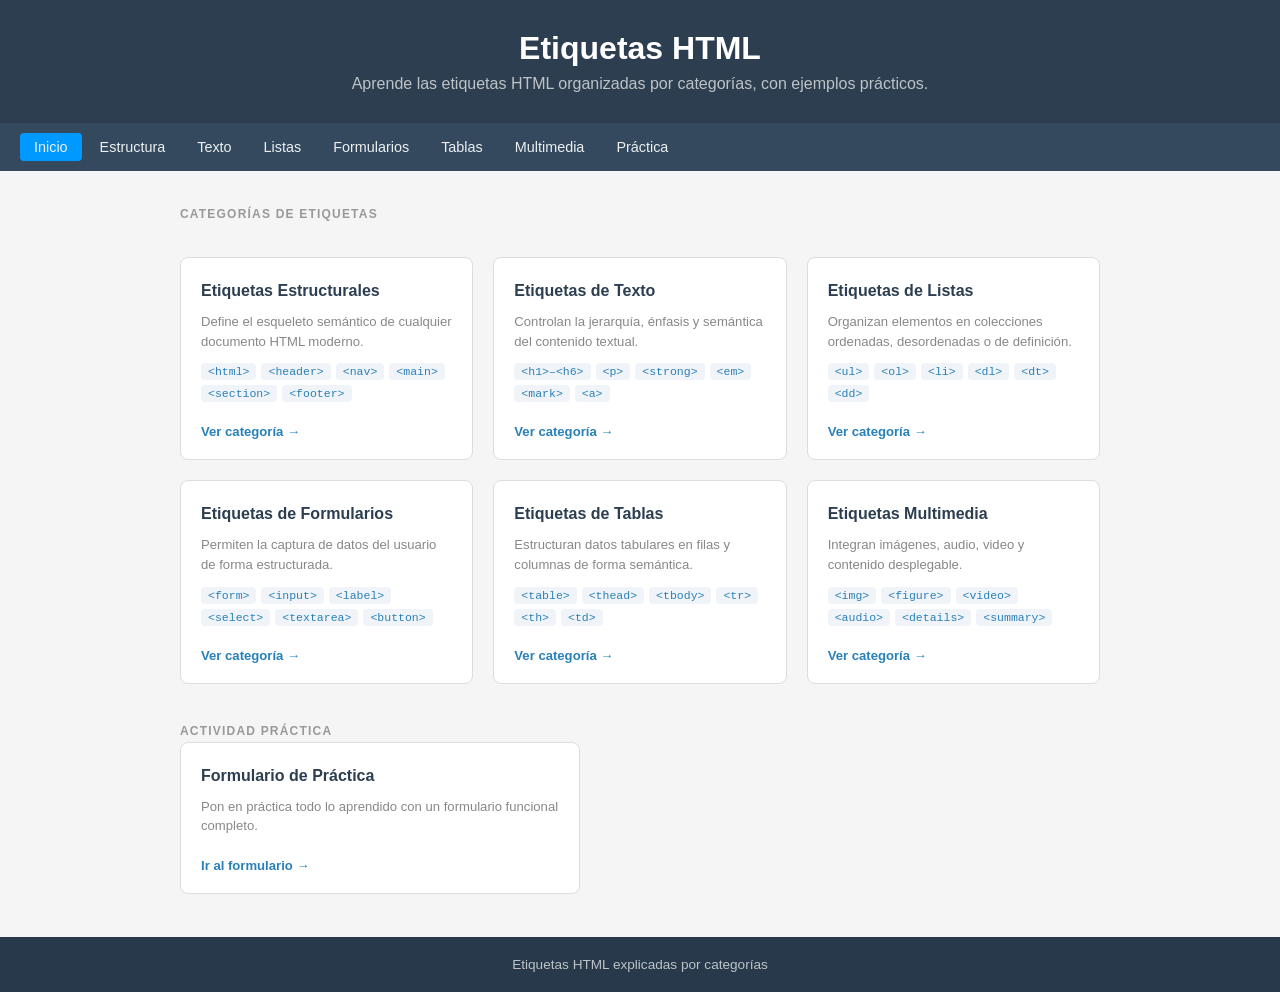
<file: index.html>
<!DOCTYPE html>
<html lang="es">
<head>
  <meta charset="UTF-8">
  <meta name="viewport" content="width=device-width, initial-scale=1.0">
  <title>Etiquetas HTML</title>
  <link rel="stylesheet" href="css/Style.css">
</head>
<body>
<header>
  <h1>Etiquetas HTML</h1>
  <p>Aprende las etiquetas HTML organizadas por categorías, con ejemplos prácticos.</p>
</header>
<nav>
  <a href="index.html" class="active">Inicio</a>
  <a href="estructura.html">Estructura</a>
  <a href="texto.html">Texto</a>
  <a href="listas.html">Listas</a>
  <a href="formularios.html">Formularios</a>
  <a href="tablas.html">Tablas</a>
  <a href="multimedia.html">Multimedia</a>
  <a href="practica.html">Práctica</a>
</nav>
<main>
  <p class="section-label">Categorías de etiquetas</p>
  <div class="cards-grid">
    <a href="estructura.html" class="card">
      <div class="card-top"><h2>Etiquetas Estructurales</h2></div>
      <p>Define el esqueleto semántico de cualquier documento HTML moderno.</p>
      <div class="card-tags"><code>&lt;html&gt;</code><code>&lt;header&gt;</code><code>&lt;nav&gt;</code><code>&lt;main&gt;</code><code>&lt;section&gt;</code><code>&lt;footer&gt;</code></div>
      <div class="card-link">Ver categoría →</div>
    </a>
    <a href="texto.html" class="card">
      <div class="card-top"><h2>Etiquetas de Texto</h2></div>
      <p>Controlan la jerarquía, énfasis y semántica del contenido textual.</p>
      <div class="card-tags"><code>&lt;h1&gt;–&lt;h6&gt;</code><code>&lt;p&gt;</code><code>&lt;strong&gt;</code><code>&lt;em&gt;</code><code>&lt;mark&gt;</code><code>&lt;a&gt;</code></div>
      <div class="card-link">Ver categoría →</div>
    </a>
    <a href="listas.html" class="card">
      <div class="card-top"><h2>Etiquetas de Listas</h2></div>
      <p>Organizan elementos en colecciones ordenadas, desordenadas o de definición.</p>
      <div class="card-tags"><code>&lt;ul&gt;</code><code>&lt;ol&gt;</code><code>&lt;li&gt;</code><code>&lt;dl&gt;</code><code>&lt;dt&gt;</code><code>&lt;dd&gt;</code></div>
      <div class="card-link">Ver categoría →</div>
    </a>
    <a href="formularios.html" class="card">
      <div class="card-top"><h2>Etiquetas de Formularios</h2></div>
      <p>Permiten la captura de datos del usuario de forma estructurada.</p>
      <div class="card-tags"><code>&lt;form&gt;</code><code>&lt;input&gt;</code><code>&lt;label&gt;</code><code>&lt;select&gt;</code><code>&lt;textarea&gt;</code><code>&lt;button&gt;</code></div>
      <div class="card-link">Ver categoría →</div>
    </a>
    <a href="tablas.html" class="card">
      <div class="card-top"><h2>Etiquetas de Tablas</h2></div>
      <p>Estructuran datos tabulares en filas y columnas de forma semántica.</p>
      <div class="card-tags"><code>&lt;table&gt;</code><code>&lt;thead&gt;</code><code>&lt;tbody&gt;</code><code>&lt;tr&gt;</code><code>&lt;th&gt;</code><code>&lt;td&gt;</code></div>
      <div class="card-link">Ver categoría →</div>
    </a>
    <a href="multimedia.html" class="card">
      <div class="card-top"><h2>Etiquetas Multimedia</h2></div>
      <p>Integran imágenes, audio, video y contenido desplegable.</p>
      <div class="card-tags"><code>&lt;img&gt;</code><code>&lt;figure&gt;</code><code>&lt;video&gt;</code><code>&lt;audio&gt;</code><code>&lt;details&gt;</code><code>&lt;summary&gt;</code></div>
      <div class="card-link">Ver categoría →</div>
    </a>
  </div>
  <p class="section-label" style="margin-top:40px">Actividad práctica</p>
  <a href="practica.html" class="card" style="max-width:400px">
    <div class="card-top"><h2>Formulario de Práctica</h2></div>
    <p>Pon en práctica todo lo aprendido con un formulario funcional completo.</p>
    <div class="card-link">Ir al formulario →</div>
  </a>
</main>
<footer><p>Etiquetas HTML explicadas por categorías</p></footer>
<button id="btnTop" onclick="irArriba()" title="Volver arriba">⬆</button>
<script src="js/script.js"></script>
</body>
</html>
</file>
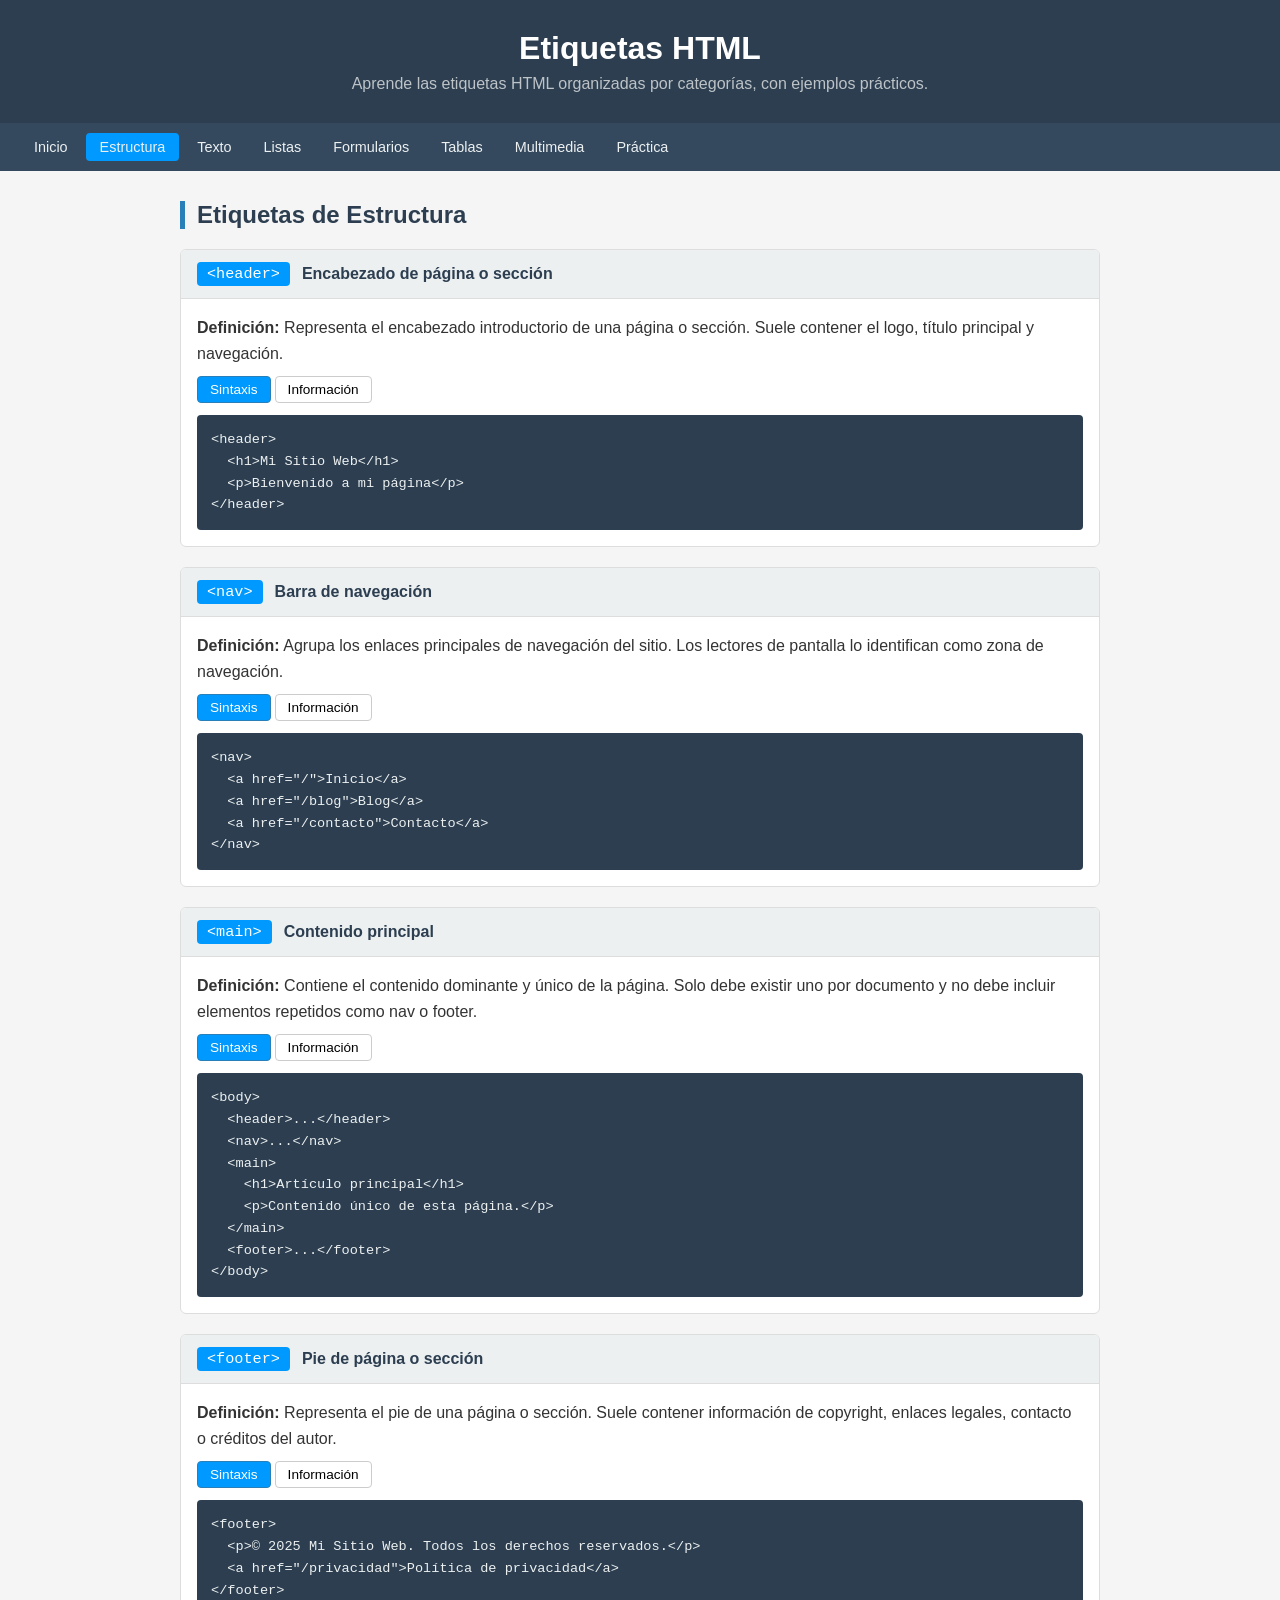
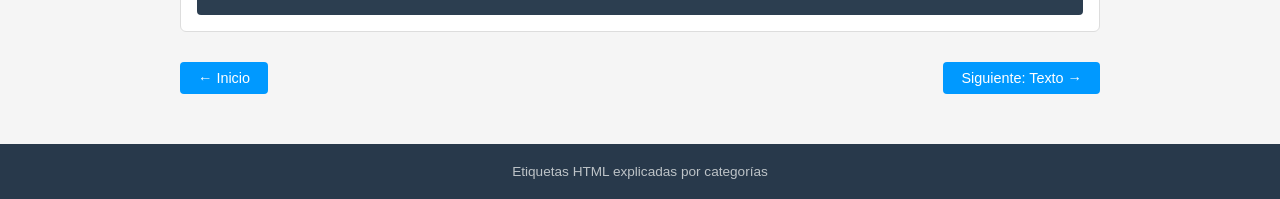
<file: estructura.html>
<!DOCTYPE html>
<html lang="es">
<head>
  <meta charset="UTF-8">
  <meta name="viewport" content="width=device-width, initial-scale=1.0">
  <title>Etiquetas HTML</title>
  <link rel="stylesheet" href="css/Style.css">
</head>
<body>
<header>
  <h1>Etiquetas HTML</h1>
  <p>Aprende las etiquetas HTML organizadas por categorías, con ejemplos prácticos.</p>
</header>
<nav>
  <a href="index.html">Inicio</a>
  <a href="estructura.html" class="active">Estructura</a>
  <a href="texto.html">Texto</a>
  <a href="listas.html">Listas</a>
  <a href="formularios.html">Formularios</a>
  <a href="tablas.html">Tablas</a>
  <a href="multimedia.html">Multimedia</a>
  <a href="practica.html">Práctica</a>
</nav>
<main>
<section class="categoria">
  <h2 class="categoria-titulo">Etiquetas de Estructura</h2>

  <div class="tarjeta">
    <div class="tarjeta-header">
      <span class="etiqueta-nombre">&lt;header&gt;</span>
      <h3>Encabezado de página o sección</h3>
    </div>
    <div class="tarjeta-body">
      <p><strong>Definición:</strong> Representa el encabezado introductorio de una página o sección. Suele contener el logo, título principal y navegación.</p>
      <div class="tabs">
        <button class="tab-btn active" onclick="tab(this,'header1','sin')">Sintaxis</button>
        <button class="tab-btn" onclick="tab(this,'header1','dem')">Información</button>
      </div>
      <div id="header1-sin" class="tab-panel active">
<pre>&lt;header&gt;
  &lt;h1&gt;Mi Sitio Web&lt;/h1&gt;
  &lt;p&gt;Bienvenido a mi página&lt;/p&gt;
&lt;/header&gt;</pre>
      </div>
      <div id="header1-dem" class="tab-panel">
        <div class="Información">
          <div style="background:#2c3e50;color:white;padding:14px;border-radius:4px;text-align:center">
            <strong>Mi Sitio Web</strong><br>
            <small style="color:#bdc3c7">Bienvenido a mi página</small>
          </div>
          <p style="margin-top:10px;font-size:0.85rem;color:#888">Puede haber varios <code>&lt;header&gt;</code> en una página (uno por sección), pero solo uno como encabezado principal.</p>
        </div>
      </div>
    </div>
  </div>

  <div class="tarjeta">
    <div class="tarjeta-header">
      <span class="etiqueta-nombre">&lt;nav&gt;</span>
      <h3>Barra de navegación</h3>
    </div>
    <div class="tarjeta-body">
      <p><strong>Definición:</strong> Agrupa los enlaces principales de navegación del sitio. Los lectores de pantalla lo identifican como zona de navegación.</p>
      <div class="tabs">
        <button class="tab-btn active" onclick="tab(this,'nav1','sin')">Sintaxis</button>
        <button class="tab-btn" onclick="tab(this,'nav1','dem')">Información</button>
      </div>
      <div id="nav1-sin" class="tab-panel active">
<pre>&lt;nav&gt;
  &lt;a href="/"&gt;Inicio&lt;/a&gt;
  &lt;a href="/blog"&gt;Blog&lt;/a&gt;
  &lt;a href="/contacto"&gt;Contacto&lt;/a&gt;
&lt;/nav&gt;</pre>
      </div>
      <div id="nav1-dem" class="tab-panel">
        <div class="Información">
          <div style="background:#34495e;padding:10px 16px;border-radius:4px;display:flex;gap:10px;flex-wrap:wrap">
            <a href="#" style="color:#ecf0f1;text-decoration:none;padding:4px 10px;border-radius:4px;background:#2980b9;font-size:0.85rem">Inicio</a>
            <a href="#" style="color:#ecf0f1;text-decoration:none;padding:4px 10px;border-radius:4px;font-size:0.85rem">Blog</a>
            <a href="#" style="color:#ecf0f1;text-decoration:none;padding:4px 10px;border-radius:4px;font-size:0.85rem">Contacto</a>
          </div>
          <p style="margin-top:10px;font-size:0.85rem;color:#888">No uses <code>&lt;nav&gt;</code> para todos los grupos de enlaces, solo para los bloques de navegación principales.</p>
        </div>
      </div>
    </div>
  </div>

  <div class="tarjeta">
    <div class="tarjeta-header">
      <span class="etiqueta-nombre">&lt;main&gt;</span>
      <h3>Contenido principal</h3>
    </div>
    <div class="tarjeta-body">
      <p><strong>Definición:</strong> Contiene el contenido dominante y único de la página. Solo debe existir uno por documento y no debe incluir elementos repetidos como nav o footer.</p>
      <div class="tabs">
        <button class="tab-btn active" onclick="tab(this,'main1','sin')">Sintaxis</button>
        <button class="tab-btn" onclick="tab(this,'main1','dem')">Información</button>
      </div>
      <div id="main1-sin" class="tab-panel active">
<pre>&lt;body&gt;
  &lt;header&gt;...&lt;/header&gt;
  &lt;nav&gt;...&lt;/nav&gt;
  &lt;main&gt;
    &lt;h1&gt;Artículo principal&lt;/h1&gt;
    &lt;p&gt;Contenido único de esta página.&lt;/p&gt;
  &lt;/main&gt;
  &lt;footer&gt;...&lt;/footer&gt;
&lt;/body&gt;</pre>
      </div>
      <div id="main1-dem" class="tab-panel">
        <div class="Información">
          <div style="border:2px dashed #2980b9;border-radius:4px;padding:14px;font-size:0.85rem">
            <strong style="color:#2980b9">&lt;main&gt;</strong>
            <p style="margin-top:6px">Todo el contenido principal y único de la página va aquí.</p>
          </div>
          <p style="margin-top:10px;font-size:0.85rem;color:#888">Solo un <code>&lt;main&gt;</code> por página. Ayuda a los lectores de pantalla a saltar directo al contenido.</p>
        </div>
      </div>
    </div>
  </div>

  <div class="tarjeta">
    <div class="tarjeta-header">
      <span class="etiqueta-nombre">&lt;footer&gt;</span>
      <h3>Pie de página o sección</h3>
    </div>
    <div class="tarjeta-body">
      <p><strong>Definición:</strong> Representa el pie de una página o sección. Suele contener información de copyright, enlaces legales, contacto o créditos del autor.</p>
      <div class="tabs">
        <button class="tab-btn active" onclick="tab(this,'footer1','sin')">Sintaxis</button>
        <button class="tab-btn" onclick="tab(this,'footer1','dem')">Información</button>
      </div>
      <div id="footer1-sin" class="tab-panel active">
<pre>&lt;footer&gt;
  &lt;p&gt;© 2025 Mi Sitio Web. Todos los derechos reservados.&lt;/p&gt;
  &lt;a href="/privacidad"&gt;Política de privacidad&lt;/a&gt;
&lt;/footer&gt;</pre>
      </div>
      <div id="footer1-dem" class="tab-panel">
        <div class="Información">
          <div style="background:#2c3e50;color:#bdc3c7;padding:14px;border-radius:4px;text-align:center;font-size:0.85rem">
            © 2025 Mi Sitio Web. Todos los derechos reservados.<br>
            <a href="#" style="color:#2980b9;margin-top:4px;display:inline-block">Política de privacidad</a>
          </div>
        </div>
      </div>
    </div>
  </div>

  <div class="paginacion">
    <a href="index.html">← Inicio</a>
    <a href="texto.html">Siguiente: Texto →</a>
  </div>
</section>
</main>
<footer><p>Etiquetas HTML explicadas por categorías</p></footer>
<button id="btnTop" onclick="irArriba()" title="Volver arriba">⬆</button>
<script src="js/script.js"></script>
</body>
</html>
</file>
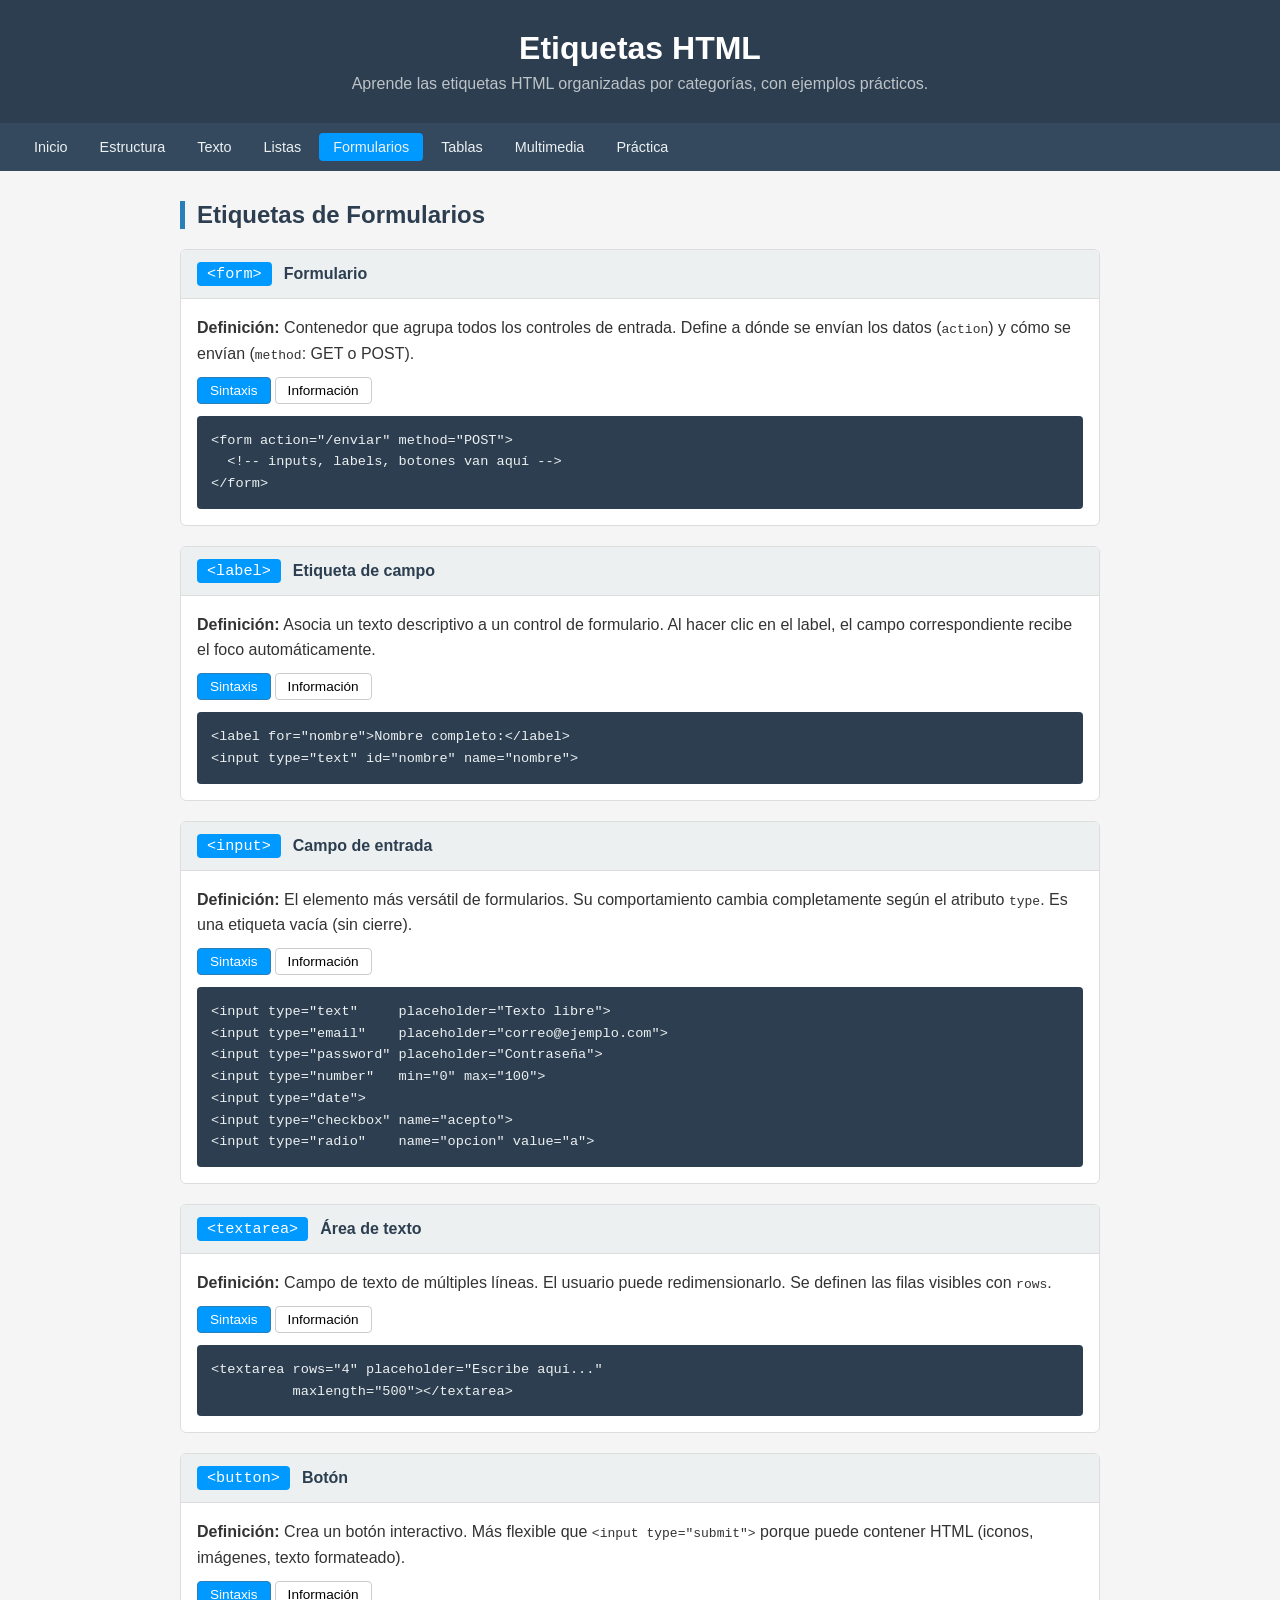
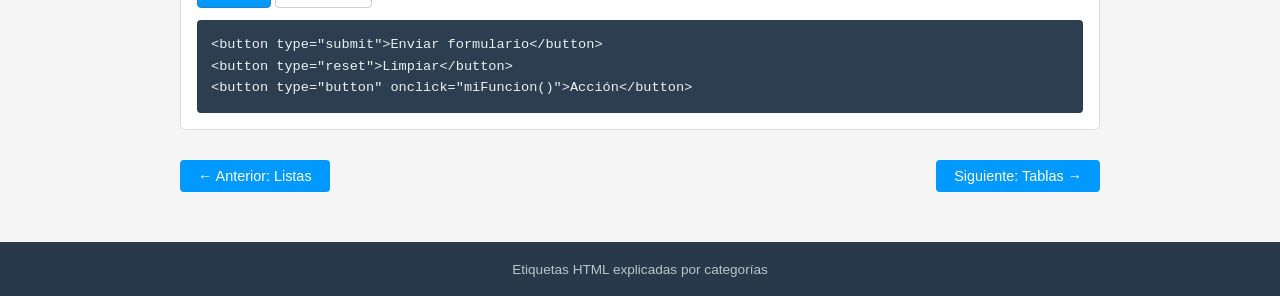
<file: formularios.html>
<!DOCTYPE html>
<html lang="es">
<head>
  <meta charset="UTF-8">
  <meta name="viewport" content="width=device-width, initial-scale=1.0">
  <title>Etiquetas HTML</title>
  <link rel="stylesheet" href="css/Style.css">
</head>
<body>
<header>
  <h1>Etiquetas HTML</h1>
  <p>Aprende las etiquetas HTML organizadas por categorías, con ejemplos prácticos.</p>
</header>
<nav>
  <a href="index.html">Inicio</a>
  <a href="estructura.html">Estructura</a>
  <a href="texto.html">Texto</a>
  <a href="listas.html">Listas</a>
  <a href="formularios.html" class="active">Formularios</a>
  <a href="tablas.html">Tablas</a>
  <a href="multimedia.html">Multimedia</a>
  <a href="practica.html">Práctica</a>
</nav>
<main>
<section class="categoria">
  <h2 class="categoria-titulo">Etiquetas de Formularios</h2>

  <div class="tarjeta">
    <div class="tarjeta-header">
      <span class="etiqueta-nombre">&lt;form&gt;</span>
      <h3>Formulario</h3>
    </div>
    <div class="tarjeta-body">
      <p><strong>Definición:</strong> Contenedor que agrupa todos los controles de entrada. Define a dónde se envían los datos (<code>action</code>) y cómo se envían (<code>method</code>: GET o POST).</p>
      <div class="tabs">
        <button class="tab-btn active" onclick="tab(this,'form1','sin')">Sintaxis</button>
        <button class="tab-btn" onclick="tab(this,'form1','dem')">Información</button>
      </div>
      <div id="form1-sin" class="tab-panel active">
<pre>&lt;form action="/enviar" method="POST"&gt;
  &lt;!-- inputs, labels, botones van aquí --&gt;
&lt;/form&gt;</pre>
      </div>
      <div id="form1-dem" class="tab-panel">
        <div class="Información">
          <p style="font-size:0.85rem">El atributo <code>action</code> define la URL a la que se envían los datos. <code>method="POST"</code> los envía en el cuerpo de la petición.</p>
          <p style="margin-top:8px;font-size:0.85rem;color:#888">Usa siempre <code>POST</code> para contraseñas o datos personales.</p>
        </div>
      </div>
    </div>
  </div>

  <div class="tarjeta">
    <div class="tarjeta-header">
      <span class="etiqueta-nombre">&lt;label&gt;</span>
      <h3>Etiqueta de campo</h3>
    </div>
    <div class="tarjeta-body">
      <p><strong>Definición:</strong> Asocia un texto descriptivo a un control de formulario. Al hacer clic en el label, el campo correspondiente recibe el foco automáticamente.</p>
      <div class="tabs">
        <button class="tab-btn active" onclick="tab(this,'label1','sin')">Sintaxis</button>
        <button class="tab-btn" onclick="tab(this,'label1','dem')">Información</button>
      </div>
      <div id="label1-sin" class="tab-panel active">
<pre>&lt;label for="nombre"&gt;Nombre completo:&lt;/label&gt;
&lt;input type="text" id="nombre" name="nombre"&gt;</pre>
      </div>
      <div id="label1-dem" class="tab-panel">
        <div class="Información">
          <form onsubmit="return false">
            <label style="display:flex;flex-direction:column;gap:4px;font-size:0.85rem;color:#555;font-weight:bold">
              Nombre completo:
              <input type="text" placeholder="Ana García" style="padding:6px;border:1px solid #ccc;border-radius:4px">
            </label>
          </form>
          <p style="margin-top:8px;font-size:0.85rem;color:#888">El <code>&lt;label&gt;</code> es fundamental para accesibilidad.</p>
        </div>
      </div>
    </div>
  </div>

  <div class="tarjeta">
    <div class="tarjeta-header">
      <span class="etiqueta-nombre">&lt;input&gt;</span>
      <h3>Campo de entrada</h3>
    </div>
    <div class="tarjeta-body">
      <p><strong>Definición:</strong> El elemento más versátil de formularios. Su comportamiento cambia completamente según el atributo <code>type</code>. Es una etiqueta vacía (sin cierre).</p>
      <div class="tabs">
        <button class="tab-btn active" onclick="tab(this,'input1','sin')">Sintaxis</button>
        <button class="tab-btn" onclick="tab(this,'input1','dem')">Información</button>
      </div>
      <div id="input1-sin" class="tab-panel active">
<pre>&lt;input type="text"     placeholder="Texto libre"&gt;
&lt;input type="email"    placeholder="correo@ejemplo.com"&gt;
&lt;input type="password" placeholder="Contraseña"&gt;
&lt;input type="number"   min="0" max="100"&gt;
&lt;input type="date"&gt;
&lt;input type="checkbox" name="acepto"&gt;
&lt;input type="radio"    name="opcion" value="a"&gt;</pre>
      </div>
      <div id="input1-dem" class="tab-panel">
        <div class="Información">
          <form onsubmit="return false" style="display:flex;flex-direction:column;gap:8px">
            <input type="text"     placeholder="text — Texto libre" style="padding:6px;border:1px solid #ccc;border-radius:4px">
            <input type="email"    placeholder="email — correo@ejemplo.com" style="padding:6px;border:1px solid #ccc;border-radius:4px">
            <input type="password" placeholder="password — Contraseña" style="padding:6px;border:1px solid #ccc;border-radius:4px">
            <input type="number"   placeholder="number — 0 a 100" min="0" max="100" style="padding:6px;border:1px solid #ccc;border-radius:4px">
            <input type="date" style="padding:6px;border:1px solid #ccc;border-radius:4px">
            <label style="display:flex;align-items:center;gap:6px;font-size:0.85rem"><input type="checkbox"> checkbox</label>
            <label style="display:flex;align-items:center;gap:6px;font-size:0.85rem"><input type="radio" name="r"> radio</label>
          </form>
        </div>
      </div>
    </div>
  </div>

  <div class="tarjeta">
    <div class="tarjeta-header">
      <span class="etiqueta-nombre">&lt;textarea&gt;</span>
      <h3>Área de texto</h3>
    </div>
    <div class="tarjeta-body">
      <p><strong>Definición:</strong> Campo de texto de múltiples líneas. El usuario puede redimensionarlo. Se definen las filas visibles con <code>rows</code>.</p>
      <div class="tabs">
        <button class="tab-btn active" onclick="tab(this,'textarea1','sin')">Sintaxis</button>
        <button class="tab-btn" onclick="tab(this,'textarea1','dem')">Información</button>
      </div>
      <div id="textarea1-sin" class="tab-panel active">
<pre>&lt;textarea rows="4" placeholder="Escribe aquí..."
          maxlength="500"&gt;&lt;/textarea&gt;</pre>
      </div>
      <div id="textarea1-dem" class="tab-panel">
        <div class="Información">
          <form onsubmit="return false">
            <label style="display:flex;flex-direction:column;gap:4px;font-size:0.85rem;font-weight:bold;color:#555">
              Tu mensaje:
              <textarea rows="3" placeholder="Escribe aquí..." style="padding:6px;border:1px solid #ccc;border-radius:4px;font-family:Arial;resize:vertical"></textarea>
            </label>
          </form>
        </div>
      </div>
    </div>
  </div>

  <div class="tarjeta">
    <div class="tarjeta-header">
      <span class="etiqueta-nombre">&lt;button&gt;</span>
      <h3>Botón</h3>
    </div>
    <div class="tarjeta-body">
      <p><strong>Definición:</strong> Crea un botón interactivo. Más flexible que <code>&lt;input type="submit"&gt;</code> porque puede contener HTML (iconos, imágenes, texto formateado).</p>
      <div class="tabs">
        <button class="tab-btn active" onclick="tab(this,'button1','sin')">Sintaxis</button>
        <button class="tab-btn" onclick="tab(this,'button1','dem')">Información</button>
      </div>
      <div id="button1-sin" class="tab-panel active">
<pre>&lt;button type="submit"&gt;Enviar formulario&lt;/button&gt;
&lt;button type="reset"&gt;Limpiar&lt;/button&gt;
&lt;button type="button" onclick="miFuncion()"&gt;Acción&lt;/button&gt;</pre>
      </div>
      <div id="button1-dem" class="tab-panel">
        <div class="Información" style="display:flex;gap:10px;flex-wrap:wrap;align-items:center">
          <button style="background:#2980b9;color:white;border:none;padding:8px 16px;border-radius:4px;cursor:pointer">✔ Enviar</button>
          <button style="background:#ecf0f1;color:#333;border:1px solid #ccc;padding:8px 16px;border-radius:4px;cursor:pointer">↺ Limpiar</button>
          <button style="background:#27ae60;color:white;border:none;padding:8px 16px;border-radius:4px;cursor:pointer">⬇ Descargar</button>
        </div>
      </div>
    </div>
  </div>

  <div class="paginacion">
    <a href="listas.html">← Anterior: Listas</a>
    <a href="tablas.html">Siguiente: Tablas →</a>
  </div>
</section>
</main>
<footer><p>Etiquetas HTML explicadas por categorías</p></footer>
<button id="btnTop" onclick="irArriba()" title="Volver arriba">⬆</button>
<script src="js/script.js"></script>
</body>
</html>
</file>
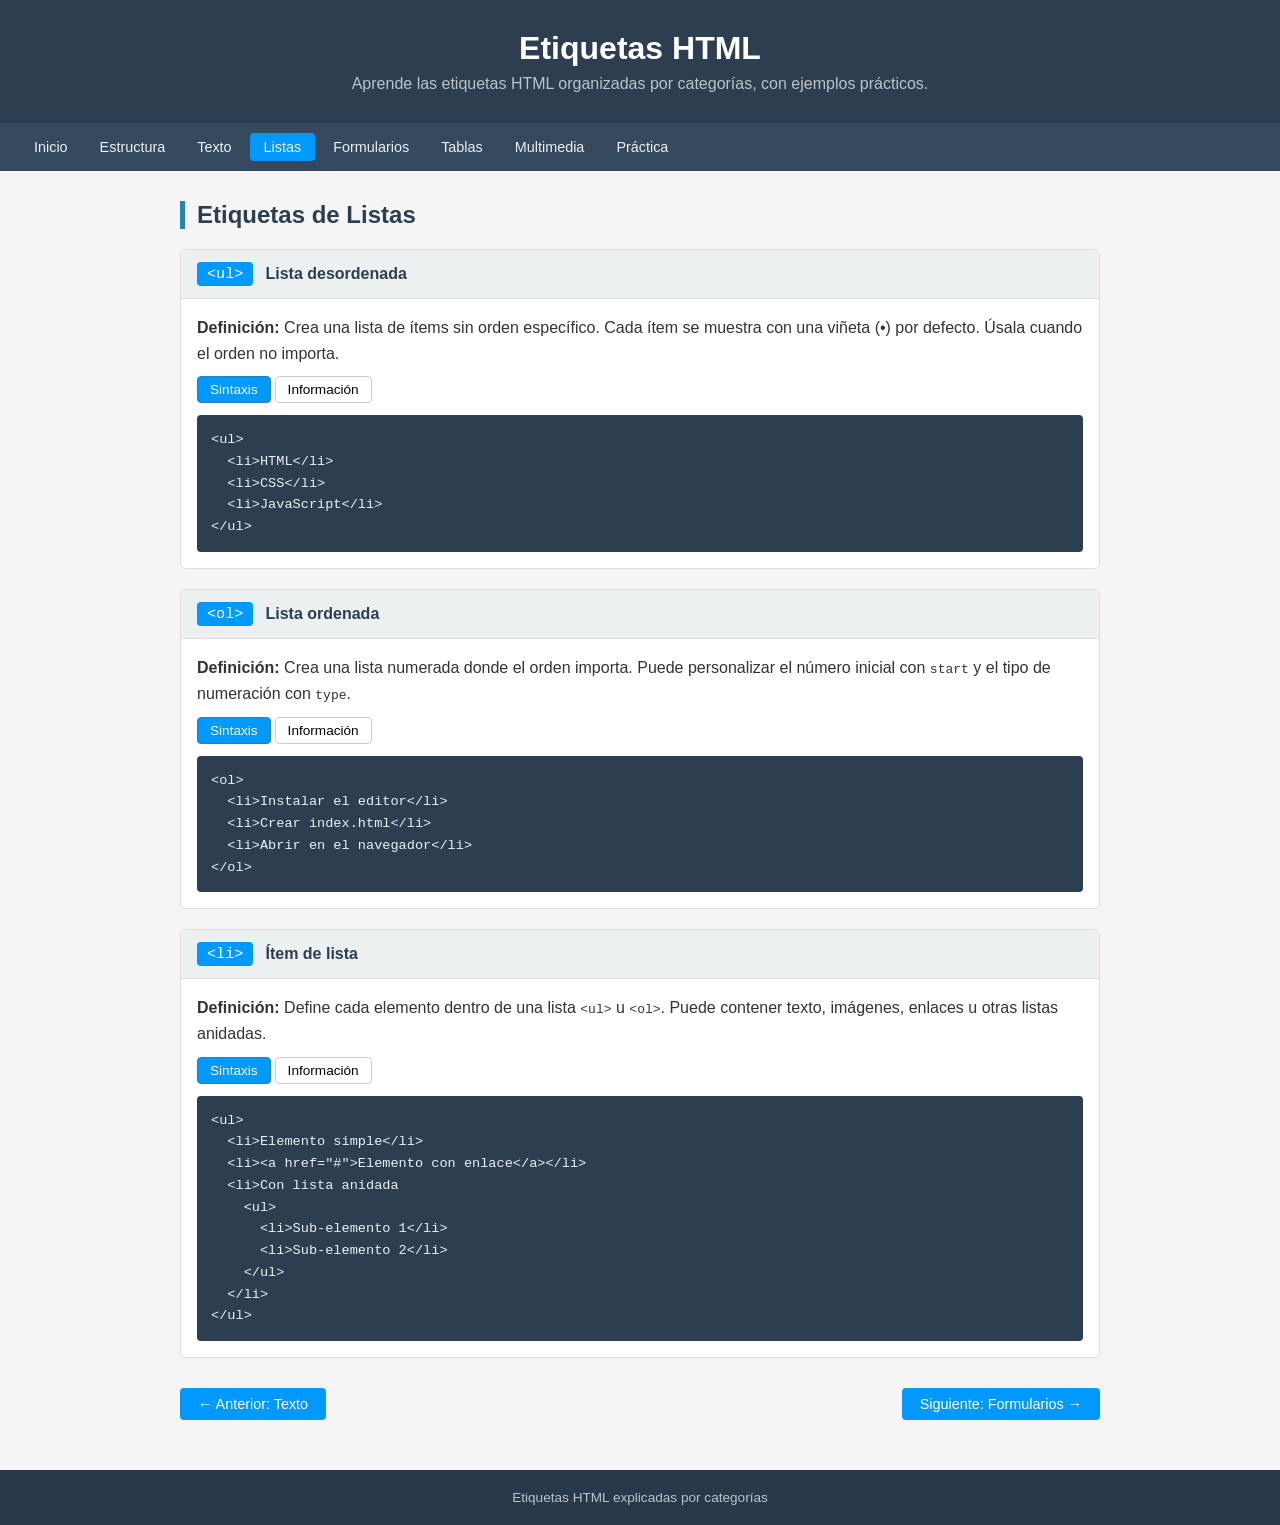
<file: listas.html>
<!DOCTYPE html>
<html lang="es">
<head>
  <meta charset="UTF-8">
  <meta name="viewport" content="width=device-width, initial-scale=1.0">
  <title>Etiquetas HTML</title>
  <link rel="stylesheet" href="css/Style.css">
</head>
<body>
<header>
  <h1>Etiquetas HTML</h1>
  <p>Aprende las etiquetas HTML organizadas por categorías, con ejemplos prácticos.</p>
</header>
<nav>
  <a href="index.html">Inicio</a>
  <a href="estructura.html">Estructura</a>
  <a href="texto.html">Texto</a>
  <a href="listas.html" class="active">Listas</a>
  <a href="formularios.html">Formularios</a>
  <a href="tablas.html">Tablas</a>
  <a href="multimedia.html">Multimedia</a>
  <a href="practica.html">Práctica</a>
</nav>
<main>
<section class="categoria">
  <h2 class="categoria-titulo">Etiquetas de Listas</h2>

  <div class="tarjeta">
    <div class="tarjeta-header">
      <span class="etiqueta-nombre">&lt;ul&gt;</span>
      <h3>Lista desordenada</h3>
    </div>
    <div class="tarjeta-body">
      <p><strong>Definición:</strong> Crea una lista de ítems sin orden específico. Cada ítem se muestra con una viñeta (•) por defecto. Úsala cuando el orden no importa.</p>
      <div class="tabs">
        <button class="tab-btn active" onclick="tab(this,'ul1','sin')">Sintaxis</button>
        <button class="tab-btn" onclick="tab(this,'ul1','dem')">Información</button>
      </div>
      <div id="ul1-sin" class="tab-panel active">
<pre>&lt;ul&gt;
  &lt;li&gt;HTML&lt;/li&gt;
  &lt;li&gt;CSS&lt;/li&gt;
  &lt;li&gt;JavaScript&lt;/li&gt;
&lt;/ul&gt;</pre>
      </div>
      <div id="ul1-dem" class="tab-panel">
        <div class="Información">
          <ul><li>HTML</li><li>CSS</li><li>JavaScript</li></ul>
          <p style="margin-top:10px;font-size:0.85rem;color:#888">💡 Ideal para: ingredientes, características, opciones, menús de navegación.</p>
        </div>
      </div>
    </div>
  </div>

  <div class="tarjeta">
    <div class="tarjeta-header">
      <span class="etiqueta-nombre">&lt;ol&gt;</span>
      <h3>Lista ordenada</h3>
    </div>
    <div class="tarjeta-body">
      <p><strong>Definición:</strong> Crea una lista numerada donde el orden importa. Puede personalizar el número inicial con <code>start</code> y el tipo de numeración con <code>type</code>.</p>
      <div class="tabs">
        <button class="tab-btn active" onclick="tab(this,'ol1','sin')">Sintaxis</button>
        <button class="tab-btn" onclick="tab(this,'ol1','dem')">Información</button>
      </div>
      <div id="ol1-sin" class="tab-panel active">
<pre>&lt;ol&gt;
  &lt;li&gt;Instalar el editor&lt;/li&gt;
  &lt;li&gt;Crear index.html&lt;/li&gt;
  &lt;li&gt;Abrir en el navegador&lt;/li&gt;
&lt;/ol&gt;</pre>
      </div>
      <div id="ol1-dem" class="tab-panel">
        <div class="Información" style="display:grid;grid-template-columns:1fr 1fr;gap:16px">
          <div>
            <p style="font-size:0.85rem;font-weight:bold;margin-bottom:6px">Pasos:</p>
            <ol><li>Instalar el editor</li><li>Crear index.html</li><li>Abrir en el navegador</li></ol>
          </div>
          <div>
            <p style="font-size:0.85rem;font-weight:bold;margin-bottom:6px">Con letras:</p>
            <ol type="A" start="3"><li>Opción C</li><li>Opción D</li></ol>
          </div>
        </div>
      </div>
    </div>
  </div>

  <div class="tarjeta">
    <div class="tarjeta-header">
      <span class="etiqueta-nombre">&lt;li&gt;</span>
      <h3>Ítem de lista</h3>
    </div>
    <div class="tarjeta-body">
      <p><strong>Definición:</strong> Define cada elemento dentro de una lista <code>&lt;ul&gt;</code> u <code>&lt;ol&gt;</code>. Puede contener texto, imágenes, enlaces u otras listas anidadas.</p>
      <div class="tabs">
        <button class="tab-btn active" onclick="tab(this,'li1','sin')">Sintaxis</button>
        <button class="tab-btn" onclick="tab(this,'li1','dem')">Información</button>
      </div>
      <div id="li1-sin" class="tab-panel active">
<pre>&lt;ul&gt;
  &lt;li&gt;Elemento simple&lt;/li&gt;
  &lt;li&gt;&lt;a href="#"&gt;Elemento con enlace&lt;/a&gt;&lt;/li&gt;
  &lt;li&gt;Con lista anidada
    &lt;ul&gt;
      &lt;li&gt;Sub-elemento 1&lt;/li&gt;
      &lt;li&gt;Sub-elemento 2&lt;/li&gt;
    &lt;/ul&gt;
  &lt;/li&gt;
&lt;/ul&gt;</pre>
      </div>
      <div id="li1-dem" class="tab-panel">
        <div class="Información">
          <ul>
            <li>Elemento simple</li>
            <li><a href="#">Elemento con enlace</a></li>
            <li>Elemento con lista anidada<ul><li>Sub-elemento 1</li><li>Sub-elemento 2</li></ul></li>
          </ul>
        </div>
      </div>
    </div>
  </div>

  <div class="paginacion">
    <a href="texto.html">← Anterior: Texto</a>
    <a href="formularios.html">Siguiente: Formularios →</a>
  </div>
</section>
</main>
<footer><p>Etiquetas HTML explicadas por categorías</p></footer>
<button id="btnTop" onclick="irArriba()" title="Volver arriba">⬆</button>
<script src="js/script.js"></script>
</body>
</html>
</file>
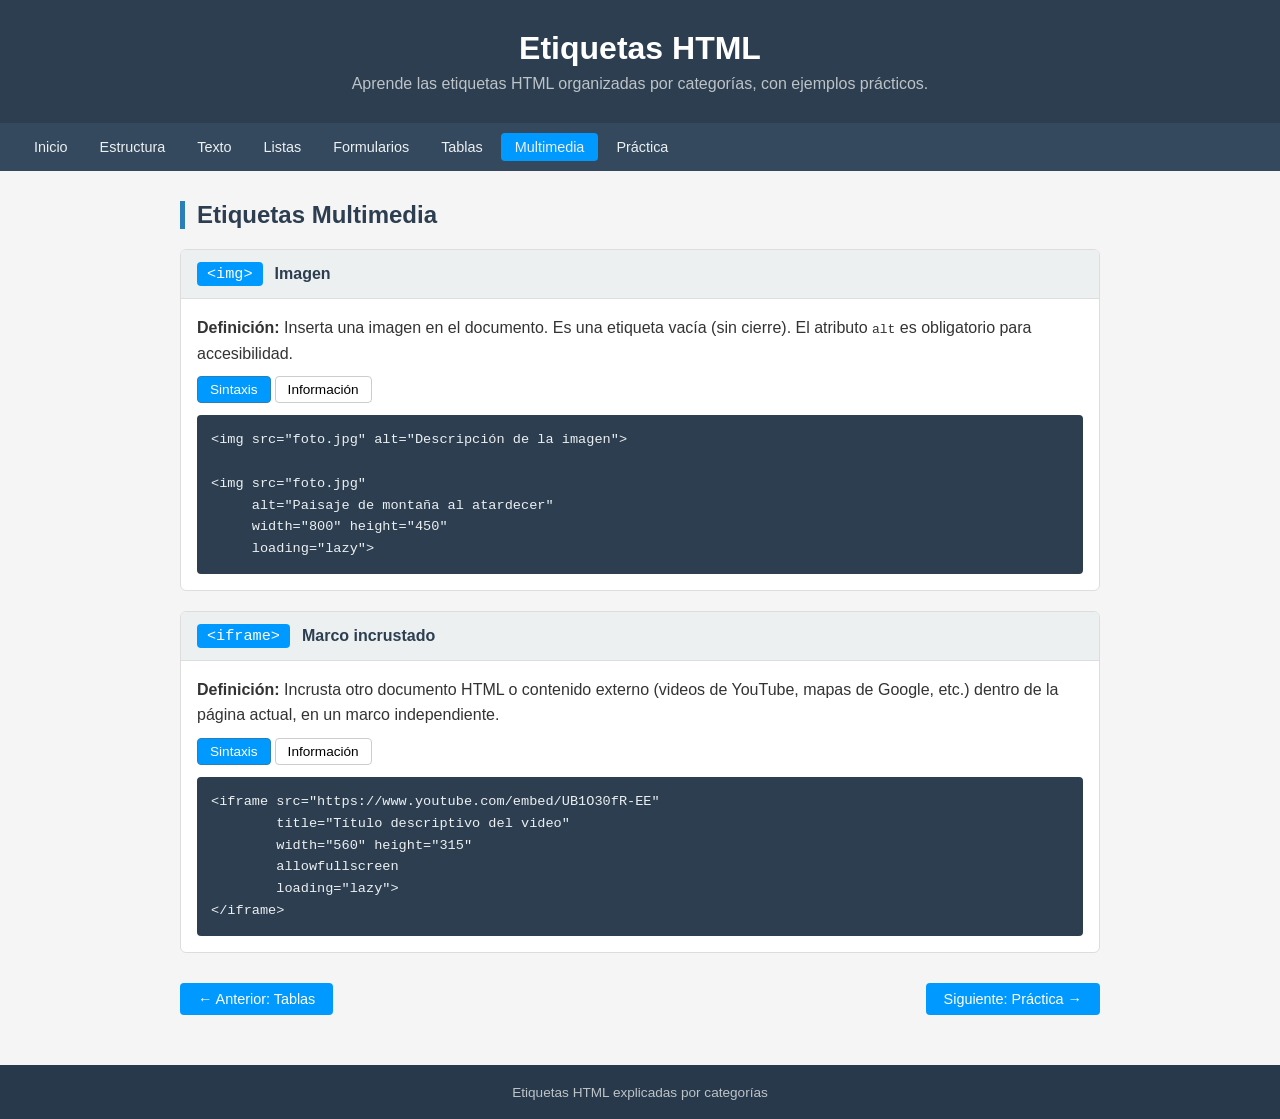
<file: multimedia.html>
<!DOCTYPE html>
<html lang="es">
<head>
  <meta charset="UTF-8">
  <meta name="viewport" content="width=device-width, initial-scale=1.0">
  <title>Etiquetas HTML</title>
  <link rel="stylesheet" href="css/Style.css">
</head>
<body>
<header>
  <h1>Etiquetas HTML</h1>
  <p>Aprende las etiquetas HTML organizadas por categorías, con ejemplos prácticos.</p>
</header>
<nav>
  <a href="index.html">Inicio</a>
  <a href="estructura.html">Estructura</a>
  <a href="texto.html">Texto</a>
  <a href="listas.html">Listas</a>
  <a href="formularios.html">Formularios</a>
  <a href="tablas.html">Tablas</a>
  <a href="multimedia.html" class="active">Multimedia</a>
  <a href="practica.html">Práctica</a>
</nav>
<main>
<section class="categoria">
  <h2 class="categoria-titulo">Etiquetas Multimedia</h2>

  <div class="tarjeta">
    <div class="tarjeta-header">
      <span class="etiqueta-nombre">&lt;img&gt;</span>
      <h3>Imagen</h3>
    </div>
    <div class="tarjeta-body">
      <p><strong>Definición:</strong> Inserta una imagen en el documento. Es una etiqueta vacía (sin cierre). El atributo <code>alt</code> es obligatorio para accesibilidad.</p>
      <div class="tabs">
        <button class="tab-btn active" onclick="tab(this,'img1','sin')">Sintaxis</button>
        <button class="tab-btn" onclick="tab(this,'img1','dem')">Información</button>
      </div>
      <div id="img1-sin" class="tab-panel active">
<pre>&lt;img src="foto.jpg" alt="Descripción de la imagen"&gt;

&lt;img src="foto.jpg"
     alt="Paisaje de montaña al atardecer"
     width="800" height="450"
     loading="lazy"&gt;</pre>
      </div>
      <div id="img1-dem" class="tab-panel">
        <div class="Información">
          <figure>
            <img src="https://storage.googleapis.com/gx-global-cms/mkt/cdc8836e-f220-48ed-a5fb-1e09de5bb46f.jpg"
                 alt="Foto de ejemplo" style="width:100%;border-radius:4px" loading="lazy">
            <figcaption style="font-size:0.8rem;color:#888;margin-top:6px;font-style:italic">Ejemplo de &lt;img&gt; con alt descriptivo</figcaption>
          </figure>
          <p style="margin-top:8px;font-size:0.85rem;color:#888">Siempre incluye <code>width</code> y <code>height</code> para evitar saltos de diseño mientras carga la página.</p>
        </div>
      </div>
    </div>
  </div>

  <div class="tarjeta">
    <div class="tarjeta-header">
      <span class="etiqueta-nombre">&lt;iframe&gt;</span>
      <h3>Marco incrustado</h3>
    </div>
    <div class="tarjeta-body">
      <p><strong>Definición:</strong> Incrusta otro documento HTML o contenido externo (videos de YouTube, mapas de Google, etc.) dentro de la página actual, en un marco independiente.</p>
      <div class="tabs">
        <button class="tab-btn active" onclick="tab(this,'iframe1','sin')">Sintaxis</button>
        <button class="tab-btn" onclick="tab(this,'iframe1','dem')">Información</button>
      </div>
      <div id="iframe1-sin" class="tab-panel active">
<pre>&lt;iframe src="https://www.youtube.com/embed/UB1O30fR-EE"
        title="Título descriptivo del video"
        width="560" height="315"
        allowfullscreen
        loading="lazy"&gt;
&lt;/iframe&gt;</pre>
      </div>
      <div id="iframe1-dem" class="tab-panel">
        <div class="Información">
          <div style="position:relative;padding-bottom:56.25%;height:0;overflow:hidden;border-radius:4px">
            <iframe src="https://www.youtube.com/embed/UB1O30fR-EE"
                    title="Tutorial de HTML"
                    style="position:absolute;top:0;left:0;width:100%;height:100%;border:0"
                    allowfullscreen loading="lazy">
            </iframe>
          </div>
          <p style="margin-top:8px;font-size:0.85rem;color:#888">Siempre agrega el atributo <code>title</code> para que los lectores de pantalla puedan describir el contenido incrustado.</p>
        </div>
      </div>
    </div>
  </div>

  <div class="paginacion">
    <a href="tablas.html">← Anterior: Tablas</a>
    <a href="practica.html">Siguiente: Práctica →</a>
  </div>
</section>
</main>
<footer><p>Etiquetas HTML explicadas por categorías</p></footer>
<button id="btnTop" onclick="irArriba()" title="Volver arriba">⬆</button>
<script src="js/script.js"></script>
</body>
</html>
</file>
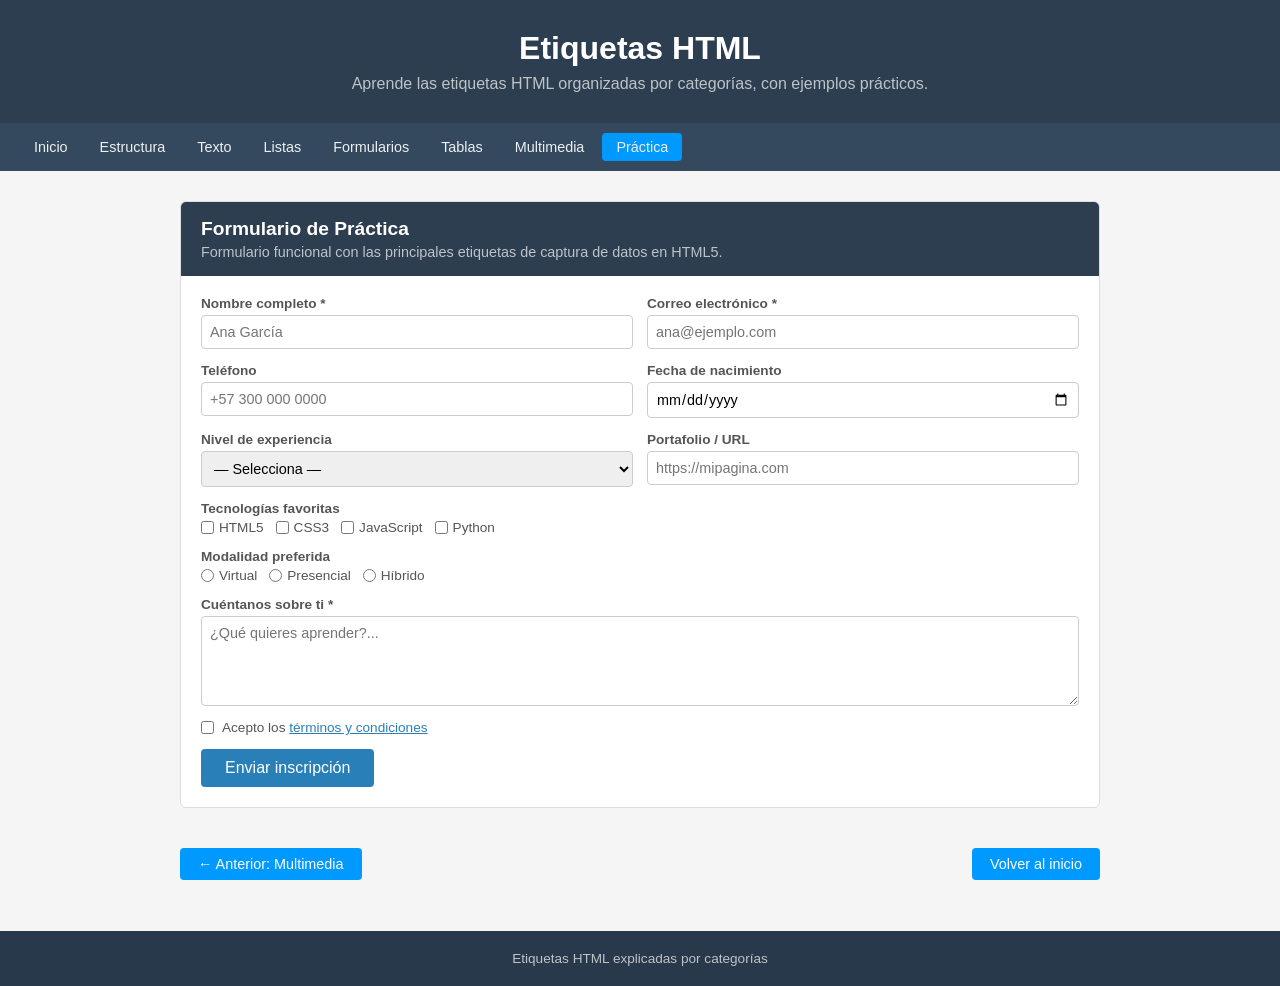
<file: practica.html>
<!DOCTYPE html>
<html lang="es">
<head>
  <meta charset="UTF-8">
  <meta name="viewport" content="width=device-width, initial-scale=1.0">
  <title>Etiquetas HTML</title>
  <link rel="stylesheet" href="css/Style.css">
</head>
<body>
<header>
  <h1>Etiquetas HTML</h1>
  <p>Aprende las etiquetas HTML organizadas por categorías, con ejemplos prácticos.</p>
</header>
<nav>
  <a href="index.html">Inicio</a>
  <a href="estructura.html">Estructura</a>
  <a href="texto.html">Texto</a>
  <a href="listas.html">Listas</a>
  <a href="formularios.html">Formularios</a>
  <a href="tablas.html">Tablas</a>
  <a href="multimedia.html">Multimedia</a>
  <a href="practica.html" class="active">Práctica</a>
</nav>
<main>
  <div class="form-section">
    <div class="form-section-header">
      <h2>Formulario de Práctica</h2>
      <p>Formulario funcional con las principales etiquetas de captura de datos en HTML5.</p>
    </div>
    <div class="form-body" id="practiceForm">
      <div class="fg">
        <label for="pNombre">Nombre completo *</label>
        <input type="text" id="pNombre" name="nombre" placeholder="Ana García" required>
      </div>
      <div class="fg">
        <label for="pEmail">Correo electrónico *</label>
        <input type="email" id="pEmail" name="email" placeholder="ana@ejemplo.com" required>
      </div>
      <div class="fg">
        <label for="pTel">Teléfono</label>
        <input type="tel" id="pTel" name="telefono" placeholder="+57 300 000 0000">
      </div>
      <div class="fg">
        <label for="pFecha">Fecha de nacimiento</label>
        <input type="date" id="pFecha" name="fecha">
      </div>
      <div class="fg">
        <label for="pNivel">Nivel de experiencia</label>
        <select id="pNivel" name="nivel">
          <option value="">— Selecciona —</option>
          <option value="principiante">Principiante</option>
          <option value="intermedio">Intermedio</option>
          <option value="avanzado">Avanzado</option>
        </select>
      </div>
      <div class="fg">
        <label for="pUrl">Portafolio / URL</label>
        <input type="url" id="pUrl" name="url" placeholder="https://mipagina.com">
      </div>
      <div class="fg full">
        <label>Tecnologías favoritas</label>
        <div class="check-group">
          <label><input type="checkbox" name="tech" value="html"> HTML5</label>
          <label><input type="checkbox" name="tech" value="css"> CSS3</label>
          <label><input type="checkbox" name="tech" value="js"> JavaScript</label>
          <label><input type="checkbox" name="tech" value="python"> Python</label>
        </div>
      </div>
      <div class="fg full">
        <label>Modalidad preferida</label>
        <div class="radio-group">
          <label><input type="radio" name="modalidad" value="virtual"> Virtual</label>
          <label><input type="radio" name="modalidad" value="presencial"> Presencial</label>
          <label><input type="radio" name="modalidad" value="hibrido"> Híbrido</label>
        </div>
      </div>
      <div class="fg full">
        <label for="pMensaje">Cuéntanos sobre ti *</label>
        <textarea id="pMensaje" name="mensaje" rows="4" placeholder="¿Qué quieres aprender?..." required></textarea>
      </div>
      <div class="fg full" style="flex-direction:row;align-items:center;gap:8px">
        <input type="checkbox" id="pTerminos" name="terminos" style="width:auto">
        <label for="pTerminos" style="font-weight:normal;cursor:pointer">
          Acepto los <a href="#" style="color:#2980b9">términos y condiciones</a>
        </label>
      </div>
      <button class="btn-enviar" onclick="enviarFormulario()">Enviar inscripción</button>
      <div class="form-msg" id="formMsg"></div>
    </div>
  </div>
  <div class="paginacion">
    <a href="multimedia.html">← Anterior: Multimedia</a>
    <a href="index.html">Volver al inicio</a>
  </div>
</main>
<footer><p>Etiquetas HTML explicadas por categorías</p></footer>
<button id="btnTop" onclick="irArriba()" title="Volver arriba">⬆</button>
<script src="js/script.js"></script>
</body>
</html>
</file>
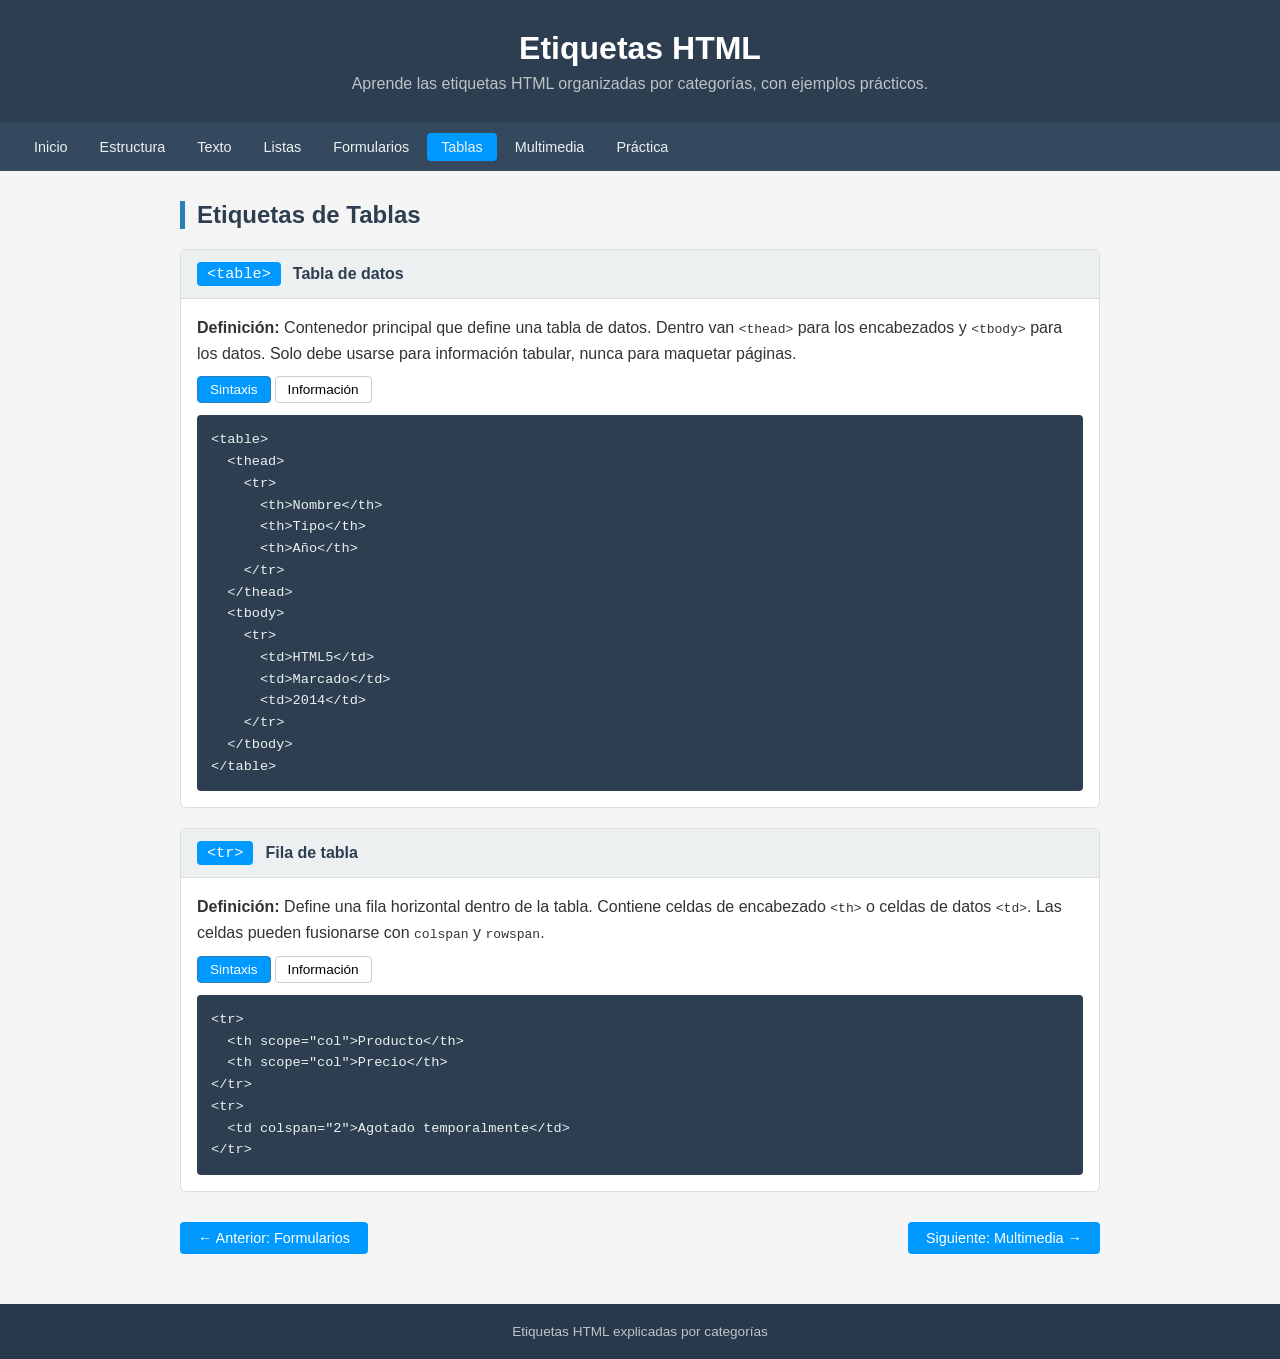
<file: tablas.html>
<!DOCTYPE html>
<html lang="es">
<head>
  <meta charset="UTF-8">
  <meta name="viewport" content="width=device-width, initial-scale=1.0">
  <title>Etiquetas HTML</title>
  <link rel="stylesheet" href="css/Style.css">
</head>
<body>
<header>
  <h1>Etiquetas HTML</h1>
  <p>Aprende las etiquetas HTML organizadas por categorías, con ejemplos prácticos.</p>
</header>
<nav>
  <a href="index.html">Inicio</a>
  <a href="estructura.html">Estructura</a>
  <a href="texto.html">Texto</a>
  <a href="listas.html">Listas</a>
  <a href="formularios.html">Formularios</a>
  <a href="tablas.html" class="active">Tablas</a>
  <a href="multimedia.html">Multimedia</a>
  <a href="practica.html">Práctica</a>
</nav>
<main>
<section class="categoria">
  <h2 class="categoria-titulo">Etiquetas de Tablas</h2>

  <div class="tarjeta">
    <div class="tarjeta-header">
      <span class="etiqueta-nombre">&lt;table&gt;</span>
      <h3>Tabla de datos</h3>
    </div>
    <div class="tarjeta-body">
      <p><strong>Definición:</strong> Contenedor principal que define una tabla de datos. Dentro van <code>&lt;thead&gt;</code> para los encabezados y <code>&lt;tbody&gt;</code> para los datos. Solo debe usarse para información tabular, nunca para maquetar páginas.</p>
      <div class="tabs">
        <button class="tab-btn active" onclick="tab(this,'table1','sin')">Sintaxis</button>
        <button class="tab-btn" onclick="tab(this,'table1','dem')">Información</button>
      </div>
      <div id="table1-sin" class="tab-panel active">
<pre>&lt;table&gt;
  &lt;thead&gt;
    &lt;tr&gt;
      &lt;th&gt;Nombre&lt;/th&gt;
      &lt;th&gt;Tipo&lt;/th&gt;
      &lt;th&gt;Año&lt;/th&gt;
    &lt;/tr&gt;
  &lt;/thead&gt;
  &lt;tbody&gt;
    &lt;tr&gt;
      &lt;td&gt;HTML5&lt;/td&gt;
      &lt;td&gt;Marcado&lt;/td&gt;
      &lt;td&gt;2014&lt;/td&gt;
    &lt;/tr&gt;
  &lt;/tbody&gt;
&lt;/table&gt;</pre>
      </div>
      <div id="table1-dem" class="tab-panel">
        <div class="Información">
          <table>
            <thead><tr><th>Lenguaje</th><th>Tipo</th><th>Año</th></tr></thead>
            <tbody>
              <tr><td>HTML5</td><td>Marcado</td><td>2014</td></tr>
              <tr><td>CSS3</td><td>Estilos</td><td>2011</td></tr>
              <tr><td>JavaScript</td><td>Programación</td><td>1995</td></tr>
            </tbody>
          </table>
          <p style="margin-top:10px;font-size:0.85rem;color:#888">Nunca uses <code>&lt;table&gt;</code> para diseñar columnas o layouts. Para eso usa CSS Grid o Flexbox.</p>
        </div>
      </div>
    </div>
  </div>

  <div class="tarjeta">
    <div class="tarjeta-header">
      <span class="etiqueta-nombre">&lt;tr&gt;</span>
      <h3>Fila de tabla</h3>
    </div>
    <div class="tarjeta-body">
      <p><strong>Definición:</strong> Define una fila horizontal dentro de la tabla. Contiene celdas de encabezado <code>&lt;th&gt;</code> o celdas de datos <code>&lt;td&gt;</code>. Las celdas pueden fusionarse con <code>colspan</code> y <code>rowspan</code>.</p>
      <div class="tabs">
        <button class="tab-btn active" onclick="tab(this,'tr1','sin')">Sintaxis</button>
        <button class="tab-btn" onclick="tab(this,'tr1','dem')">Información</button>
      </div>
      <div id="tr1-sin" class="tab-panel active">
<pre>&lt;tr&gt;
  &lt;th scope="col"&gt;Producto&lt;/th&gt;
  &lt;th scope="col"&gt;Precio&lt;/th&gt;
&lt;/tr&gt;
&lt;tr&gt;
  &lt;td colspan="2"&gt;Agotado temporalmente&lt;/td&gt;
&lt;/tr&gt;</pre>
      </div>
      <div id="tr1-dem" class="tab-panel">
        <div class="Información">
          <table>
            <thead><tr><th scope="col">Producto</th><th scope="col">Q1</th><th scope="col">Q2</th></tr></thead>
            <tbody>
              <tr><td>Teclado</td><td colspan="2" style="text-align:center;background:#fef9e7">Agotado (colspan=2)</td></tr>
              <tr><td>Mouse</td><td>$35.000</td><td>$30.000</td></tr>
            </tbody>
          </table>
          <p style="margin-top:10px;font-size:0.85rem;color:#888">Usa <code>scope="col"</code> en <code>&lt;th&gt;</code> para indicar que el encabezado corresponde a esa columna.</p>
        </div>
      </div>
    </div>
  </div>

  <div class="paginacion">
    <a href="formularios.html">← Anterior: Formularios</a>
    <a href="multimedia.html">Siguiente: Multimedia →</a>
  </div>
</section>
</main>
<footer><p>Etiquetas HTML explicadas por categorías</p></footer>
<button id="btnTop" onclick="irArriba()" title="Volver arriba">⬆</button>
<script src="js/script.js"></script>
</body>
</html>
</file>
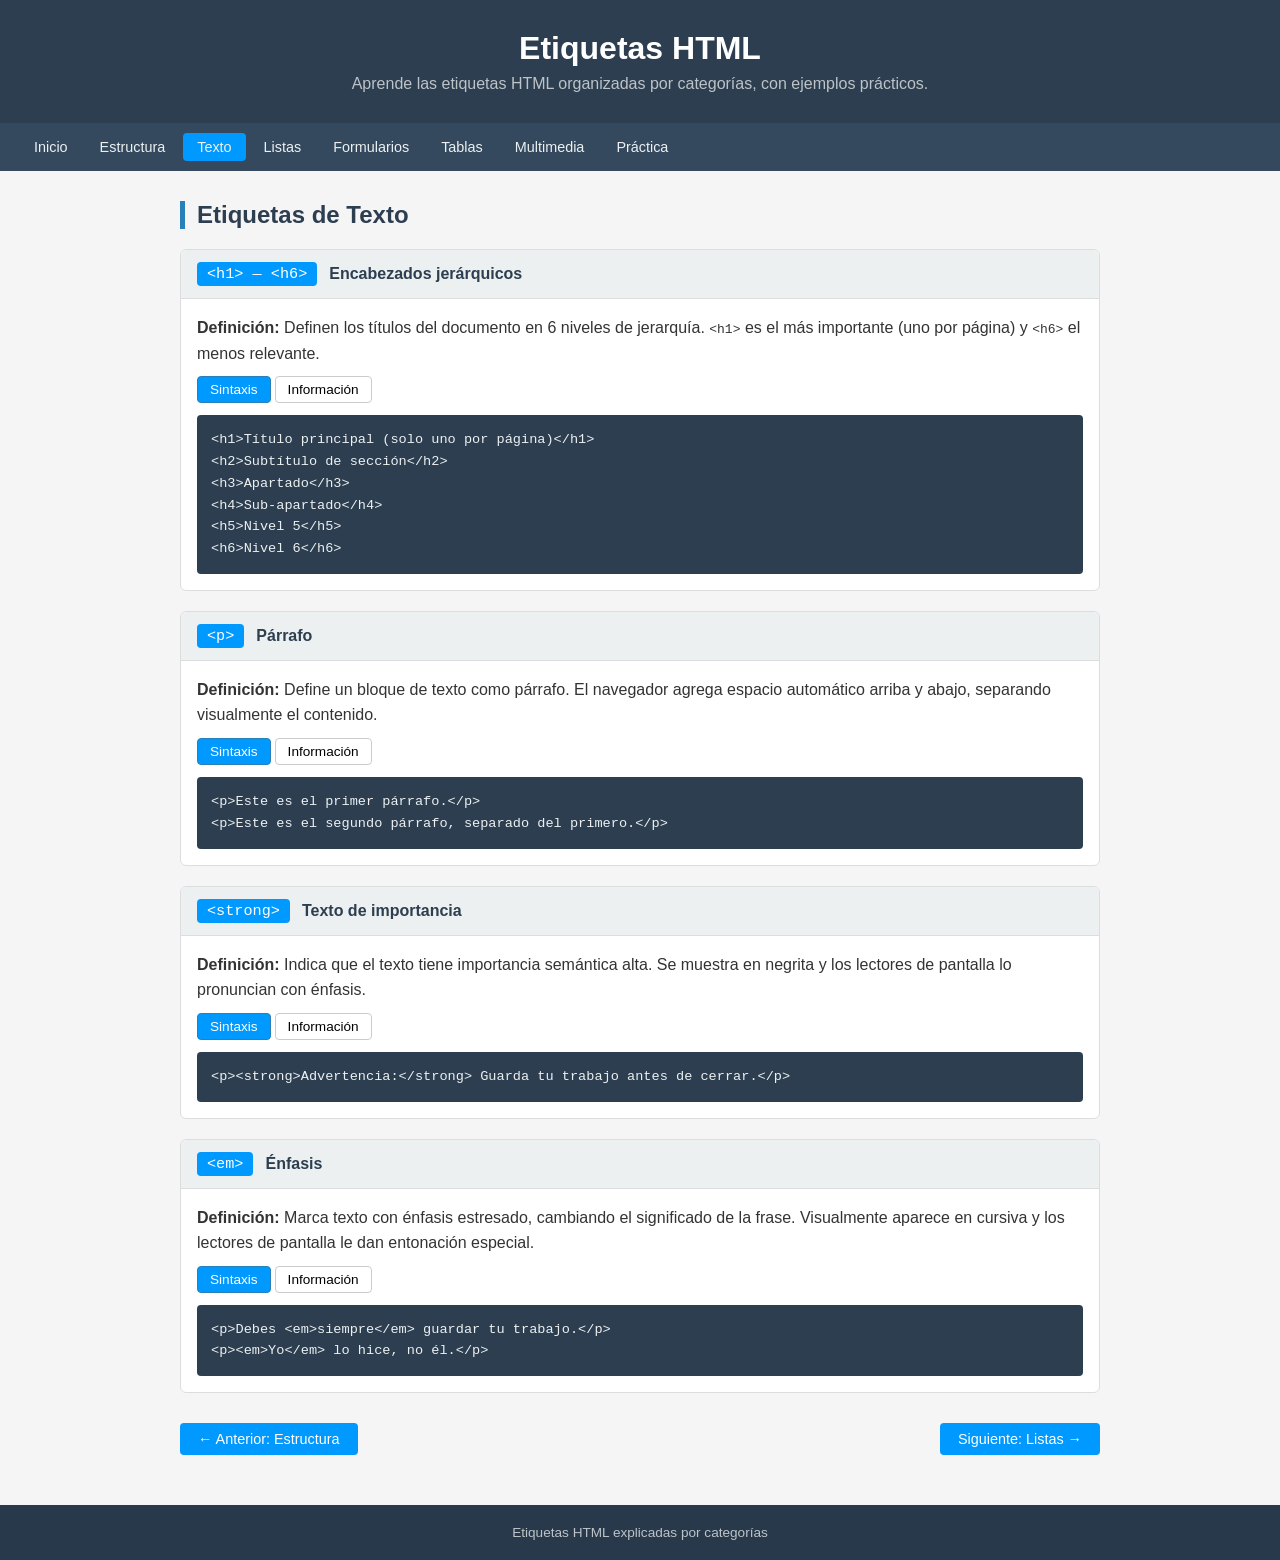
<file: texto.html>
<!DOCTYPE html>
<html lang="es">
<head>
  <meta charset="UTF-8">
  <meta name="viewport" content="width=device-width, initial-scale=1.0">
  <title>Etiquetas HTML</title>
  <link rel="stylesheet" href="css/Style.css">
</head>
<body>
<header>
  <h1>Etiquetas HTML</h1>
  <p>Aprende las etiquetas HTML organizadas por categorías, con ejemplos prácticos.</p>
</header>
<nav>
  <a href="index.html">Inicio</a>
  <a href="estructura.html">Estructura</a>
  <a href="texto.html" class="active">Texto</a>
  <a href="listas.html">Listas</a>
  <a href="formularios.html">Formularios</a>
  <a href="tablas.html">Tablas</a>
  <a href="multimedia.html">Multimedia</a>
  <a href="practica.html">Práctica</a>
</nav>
<main>
<section class="categoria">
  <h2 class="categoria-titulo">Etiquetas de Texto</h2>

  <div class="tarjeta">
    <div class="tarjeta-header">
      <span class="etiqueta-nombre">&lt;h1&gt; — &lt;h6&gt;</span>
      <h3>Encabezados jerárquicos</h3>
    </div>
    <div class="tarjeta-body">
      <p><strong>Definición:</strong> Definen los títulos del documento en 6 niveles de jerarquía. <code>&lt;h1&gt;</code> es el más importante (uno por página) y <code>&lt;h6&gt;</code> el menos relevante.</p>
      <div class="tabs">
        <button class="tab-btn active" onclick="tab(this,'h1','sin')">Sintaxis</button>
        <button class="tab-btn" onclick="tab(this,'h1','dem')">Información</button>
      </div>
      <div id="h1-sin" class="tab-panel active">
<pre>&lt;h1&gt;Título principal (solo uno por página)&lt;/h1&gt;
&lt;h2&gt;Subtítulo de sección&lt;/h2&gt;
&lt;h3&gt;Apartado&lt;/h3&gt;
&lt;h4&gt;Sub-apartado&lt;/h4&gt;
&lt;h5&gt;Nivel 5&lt;/h5&gt;
&lt;h6&gt;Nivel 6&lt;/h6&gt;</pre>
      </div>
      <div id="h1-dem" class="tab-panel">
        <div class="Información">
          <h1 style="font-size:1.5rem;margin:2px 0">H1 — Título principal</h1>
          <h2 style="font-size:1.25rem;margin:2px 0">H2 — Subtítulo</h2>
          <h3 style="font-size:1.1rem;margin:2px 0">H3 — Apartado</h3>
          <h4 style="font-size:1rem;margin:2px 0">H4 — Sub-apartado</h4>
          <h5 style="font-size:0.9rem;margin:2px 0">H5 — Nivel 5</h5>
          <h6 style="font-size:0.82rem;color:#888;margin:2px 0">H6 — Nivel 6</h6>
          <p style="margin-top:10px;font-size:0.85rem;color:#888">No saltes niveles (h1 → h3). El orden correcto importa para SEO y accesibilidad.</p>
        </div>
      </div>
    </div>
  </div>

  <div class="tarjeta">
    <div class="tarjeta-header">
      <span class="etiqueta-nombre">&lt;p&gt;</span>
      <h3>Párrafo</h3>
    </div>
    <div class="tarjeta-body">
      <p><strong>Definición:</strong> Define un bloque de texto como párrafo. El navegador agrega espacio automático arriba y abajo, separando visualmente el contenido.</p>
      <div class="tabs">
        <button class="tab-btn active" onclick="tab(this,'p1','sin')">Sintaxis</button>
        <button class="tab-btn" onclick="tab(this,'p1','dem')">Información</button>
      </div>
      <div id="p1-sin" class="tab-panel active">
<pre>&lt;p&gt;Este es el primer párrafo.&lt;/p&gt;
&lt;p&gt;Este es el segundo párrafo, separado del primero.&lt;/p&gt;</pre>
      </div>
      <div id="p1-dem" class="tab-panel">
        <div class="Información">
          <p>Este es el primer párrafo. Tiene texto que el navegador muestra en bloque con espacio arriba y abajo.</p>
          <p>Este es el segundo párrafo, visualmente separado del anterior.</p>
          <p style="font-size:0.85rem;color:#888">No uses <code>&lt;br&gt;</code> para simular párrafos. Usa siempre <code>&lt;p&gt;</code>.</p>
        </div>
      </div>
    </div>
  </div>

  <div class="tarjeta">
    <div class="tarjeta-header">
      <span class="etiqueta-nombre">&lt;strong&gt;</span>
      <h3>Texto de importancia</h3>
    </div>
    <div class="tarjeta-body">
      <p><strong>Definición:</strong> Indica que el texto tiene importancia semántica alta. Se muestra en negrita y los lectores de pantalla lo pronuncian con énfasis.</p>
      <div class="tabs">
        <button class="tab-btn active" onclick="tab(this,'strong1','sin')">Sintaxis</button>
        <button class="tab-btn" onclick="tab(this,'strong1','dem')">Información</button>
      </div>
      <div id="strong1-sin" class="tab-panel active">
<pre>&lt;p&gt;&lt;strong&gt;Advertencia:&lt;/strong&gt; Guarda tu trabajo antes de cerrar.&lt;/p&gt;</pre>
      </div>
      <div id="strong1-dem" class="tab-panel">
        <div class="Información">
          <p><strong>Advertencia:</strong> Guarda tu trabajo antes de cerrar.</p>
          <p>El campo de <strong>correo electrónico</strong> es obligatorio.</p>
          <p style="margin-top:8px;font-size:0.85rem;color:#888">Usa <code>&lt;b&gt;</code> solo para negrita visual sin significado semántico.</p>
        </div>
      </div>
    </div>
  </div>

  <div class="tarjeta">
    <div class="tarjeta-header">
      <span class="etiqueta-nombre">&lt;em&gt;</span>
      <h3>Énfasis</h3>
    </div>
    <div class="tarjeta-body">
      <p><strong>Definición:</strong> Marca texto con énfasis estresado, cambiando el significado de la frase. Visualmente aparece en cursiva y los lectores de pantalla le dan entonación especial.</p>
      <div class="tabs">
        <button class="tab-btn active" onclick="tab(this,'em1','sin')">Sintaxis</button>
        <button class="tab-btn" onclick="tab(this,'em1','dem')">Información</button>
      </div>
      <div id="em1-sin" class="tab-panel active">
<pre>&lt;p&gt;Debes &lt;em&gt;siempre&lt;/em&gt; guardar tu trabajo.&lt;/p&gt;
&lt;p&gt;&lt;em&gt;Yo&lt;/em&gt; lo hice, no él.&lt;/p&gt;</pre>
      </div>
      <div id="em1-dem" class="tab-panel">
        <div class="Información">
          <p>Debes <em>siempre</em> guardar tu trabajo.</p>
          <p><em>Yo</em> lo hice, no él.</p>
          <p style="margin-top:8px;font-size:0.85rem;color:#888">Usa <code>&lt;i&gt;</code> solo para cursiva decorativa. <code>&lt;em&gt;</code> es para énfasis real.</p>
        </div>
      </div>
    </div>
  </div>

  <div class="paginacion">
    <a href="estructura.html">← Anterior: Estructura</a>
    <a href="listas.html">Siguiente: Listas →</a>
  </div>
</section>
</main>
<footer><p>Etiquetas HTML explicadas por categorías</p></footer>
<button id="btnTop" onclick="irArriba()" title="Volver arriba">⬆</button>
<script src="js/script.js"></script>
</body>
</html>
</file>
<file: css/Style.css>
* {
  box-sizing: border-box;
  margin: 0;
  padding: 0;
}

html, body {
  height: auto;
  min-height: 100%;
  scroll-behavior: smooth;
}

body {
  font-family: Arial, sans-serif;
  background: #f5f5f5;
  color: #333;
}

main{
  min-height: calc(100vh - 200px);
}

/* HEADER */
header {
  background: #2c3e50;
  color: white;
  padding: 30px 20px;
  text-align: center;
}

header h1 { font-size: 2rem; margin-bottom: 8px; }
header p  { color: #bdc3c7; }

/* NAV */
nav {
  background: #34495e;
  display: flex;
  flex-wrap: wrap;
  gap: 4px;
  padding: 10px 20px;
  position: sticky;
  top: 0;
  z-index: 10;
}

nav a {
  color: #ecf0f1;
  text-decoration: none;
  padding: 6px 14px;
  border-radius: 4px;
  font-size: 0.9rem;
  transition: background 0.2s;
}

nav a:hover  { background: #2980b9; }
nav a.active { background: #0099ff; }

/* MAIN */
main {
  max-width: 960px;
  margin: 30px auto;
  padding: 0 20px;
}

/* SECCIÓN */
.categoria { margin-bottom: 50px; }

.categoria-titulo {
  font-size: 1.5rem;
  border-left: 5px solid #2980b9;
  padding-left: 12px;
  margin-bottom: 20px;
  color: #2c3e50;
}

/* TARJETA */
.tarjeta {
  background: white;
  border: 1px solid #ddd;
  border-radius: 6px;
  margin-bottom: 20px;
  overflow: hidden;
}

.tarjeta-header {
  background: #ecf0f1;
  padding: 12px 16px;
  display: flex;
  align-items: center;
  gap: 12px;
  border-bottom: 1px solid #ddd;
  flex-wrap: wrap;
}

.etiqueta-nombre {
  background: #0099ff;
  color: white;
  padding: 3px 10px;
  border-radius: 4px;
  font-family: monospace;
  font-size: 0.95rem;
  white-space: nowrap;
}

.tarjeta-header h3 { font-size: 1rem; color: #2c3e50; }

.tarjeta-body { padding: 16px; }
.tarjeta-body p { margin-bottom: 10px; line-height: 1.6; }

/* TABS */
.tabs {
  display: flex;
  gap: 4px;
  margin-bottom: 12px;
  flex-wrap: wrap;
}

.tab-btn {
  padding: 5px 12px;
  border: 1px solid #ccc;
  background: rgb(255, 255, 255);
  cursor: pointer;
  border-radius: 4px;
  font-size: 0.85rem;
}

.tab-btn:hover  { background: #96b1c4; color: white; }
.tab-btn.active { background: #0099ff; color: white; border-color: #2980b9; }

.tab-panel        { display: none; }
.tab-panel.active { display: block; }

/* BLOQUE DE CÓDIGO */
pre {
  background: #2c3e50;
  color: #ecf0f1;
  padding: 14px;
  border-radius: 4px;
  overflow-x: auto;
  font-size: 0.85rem;
  line-height: 1.6;
}

/* INFO / DEMO */
.Información {
  background: #fafafa;
  border: 1px dashed #ccc;
  border-radius: 4px;
  padding: 14px;
}

.Información h1, .Información h2, .Información h3 { margin: 4px 0; }
.Información p          { margin: 4px 0; }
.Información a          { color: #2980b9; }
.Información blockquote { border-left: 3px solid #2980b9; padding-left: 10px; color: #666; margin: 6px 0; }
.Información table      { border-collapse: collapse; width: 100%; font-size: 0.9rem; }
.Información th         { background: #2c3e50; color: white; padding: 6px 10px; text-align: left; }
.Información td         { padding: 6px 10px; border: 1px solid #ddd; }
.Información ul, .Información ol { padding-left: 20px; }
.Información li         { margin: 3px 0; }
.Información form       { display: flex; flex-direction: column; gap: 8px; }
.Información input, .Información select, .Información textarea {
  padding: 6px;
  border: 1px solid #ccc;
  border-radius: 4px;
  width: 100%;
  font-family: Arial;
}
.Información label      { font-size: 0.85rem; color: #555; display: flex; flex-direction: column; gap: 4px; }
.Información button     { background: #2980b9; color: white; border: none; padding: 8px 16px; border-radius: 4px; cursor: pointer; width: fit-content; }
.Información figure     { background: #ecf0f1; padding: 12px; border-radius: 4px; text-align: center; }
.Información figcaption { font-size: 0.8rem; color: #666; margin-top: 6px; font-style: italic; }
.Información dl         { display: grid; grid-template-columns: auto 1fr; gap: 4px 12px; }
.Información dt         { font-weight: bold; color: #2980b9; }
.Información dd         { color: #555; }
.Información mark       { background: #f9ca24; padding: 1px 3px; }
.Información code       { background: #ecf0f1; padding: 1px 5px; border-radius: 3px; font-family: monospace; }
.Información details    { background: #ecf0f1; padding: 10px; border-radius: 4px; margin-bottom: 6px; }
.Información summary    { cursor: pointer; font-weight: bold; }

/* FORMULARIO PRÁCTICO */
.form-section {
  background: white;
  border: 1px solid #ddd;
  border-radius: 6px;
  overflow: hidden;
  margin-bottom: 40px;
}

.form-section-header {
  background: #2c3e50;
  color: white;
  padding: 16px 20px;
}

.form-section-header h2 { font-size: 1.2rem; }
.form-section-header p  { color: #bdc3c7; font-size: 0.9rem; margin-top: 4px; }

.form-body {
  padding: 20px;
  display: grid;
  grid-template-columns: 1fr 1fr;
  gap: 14px;
}

.fg           { display: flex; flex-direction: column; gap: 4px; }
.fg.full      { grid-column: 1 / -1; }
.fg label     { font-size: 0.85rem; color: #555; font-weight: bold; }

.fg input, .fg select, .fg textarea {
  padding: 8px;
  border: 1px solid #ccc;
  border-radius: 4px;
  font-family: Arial;
  font-size: 0.9rem;
}

.fg input:focus, .fg select:focus, .fg textarea:focus {
  outline: none;
  border-color: #2980b9;
}

.fg textarea { resize: vertical; min-height: 90px; }

.radio-group, .check-group { display: flex; flex-wrap: wrap; gap: 12px; }

.radio-group label, .check-group label {
  display: flex;
  align-items: center;
  gap: 5px;
  font-size: 0.85rem;
  color: #555;
  font-weight: normal;
  cursor: pointer;
}

.btn-enviar {
  grid-column: 1 / -1;
  background: #2980b9;
  color: white;
  border: none;
  padding: 10px 24px;
  border-radius: 4px;
  font-size: 1rem;
  cursor: pointer;
  width: fit-content;
}

.btn-enviar:hover { background: #1f6fa1; }

.form-msg {
  grid-column: 1 / -1;
  display: none;
  padding: 10px;
  border-radius: 4px;
  font-size: 0.9rem;
  text-align: center;
}

/* PAGINACIÓN */
.paginacion {
  display: flex;
  justify-content: space-between;
  align-items: center;
  margin: 30px 0 10px;
}

.paginacion a {
  background: #0099ff;
  color: white;
  text-decoration: none;
  padding: 8px 18px;
  border-radius: 4px;
  font-size: 0.9rem;
  transition: background 0.2s;
}

.paginacion a:hover  { background: #1f6fa1; }
.paginacion .vacio   { visibility: hidden; }

/* FOOTER */
footer {
  background: #28394b;
  color: #bdc3c7;
  text-align: center;
  padding: 20px;
  font-size: 0.85rem;
  width: 100%;
}

/* RESPONSIVE */
@media (max-width: 600px) {
  .form-body { grid-template-columns: 1fr; }
  .fg.full, .btn-enviar, .form-msg { grid-column: 1; }
}

/* CARDS GRID */
.cards-grid {
  display: grid;
  grid-template-columns: repeat(3, 1fr);
  gap: 20px;
  margin-top: 36px;
}

@media (max-width: 800px) {
  .cards-grid { grid-template-columns: repeat(2, 1fr); }
}

@media (max-width: 520px) {
  .cards-grid { grid-template-columns: 1fr; }
}

.card {
  background: white;
  border: 1px solid #ddd;
  border-radius: 8px;
  padding: 24px 20px 20px;
  text-decoration: none;
  color: #333;
  transition: box-shadow 0.2s, transform 0.2s;
  display: flex;
  flex-direction: column;
  gap: 8px;
}

.card:hover {
  box-shadow: 0 4px 16px rgba(41,128,185,0.15);
  transform: translateY(-3px);
  border-color: #2980b9;
}

.card-top {
  display: flex;
  align-items: center;
  gap: 12px;
  margin-bottom: 4px;
}

.card-icon {
  width: 42px;
  height: 42px;
  border-radius: 10px;
  background: #eaf2fb;
  display: flex;
  align-items: center;
  justify-content: center;
  font-size: 1.3rem;
  flex-shrink: 0;
}

.card h2   { font-size: 1rem; color: #2c3e50; margin: 0; }
.card p    { font-size: 0.82rem; color: #888; line-height: 1.5; margin: 0; }

.card-tags {
  display: flex;
  flex-wrap: wrap;
  gap: 5px;
  margin-top: 4px;
}

.card-tags code {
  background: #f0f4f8;
  color: #2980b9;
  font-size: 0.72rem;
  padding: 2px 7px;
  border-radius: 4px;
  font-family: monospace;
}

.card-link {
  margin-top: auto;
  padding-top: 14px;
  font-size: 0.82rem;
  color: #2980b9;
  font-weight: bold;
}

.section-label {
  font-size: 0.75rem;
  text-transform: uppercase;
  letter-spacing: 0.1em;
  color: #999;
  margin: 36px 0 4px;
  font-weight: bold;
}

/* BOTÓN VOLVER ARRIBA */
#btnTop {
  position: fixed;
  bottom: 30px;
  right: 30px;
  width: 48px;
  height: 48px;
  border-radius: 50%;
  background: #2980b9;
  color: white;
  border: none;
  font-size: 1.5rem;
  cursor: pointer;
  box-shadow: 0 3px 10px rgba(0,0,0,0.3);
  display: flex;
  align-items: center;
  justify-content: center;
  opacity: 0;
  pointer-events: none;
  transition: opacity 0.3s, background 0.2s, transform 0.2s;
  z-index: 999;
}

#btnTop:hover {
  background: #1f6fa1;
  transform: translateY(-3px);
}
</file>
